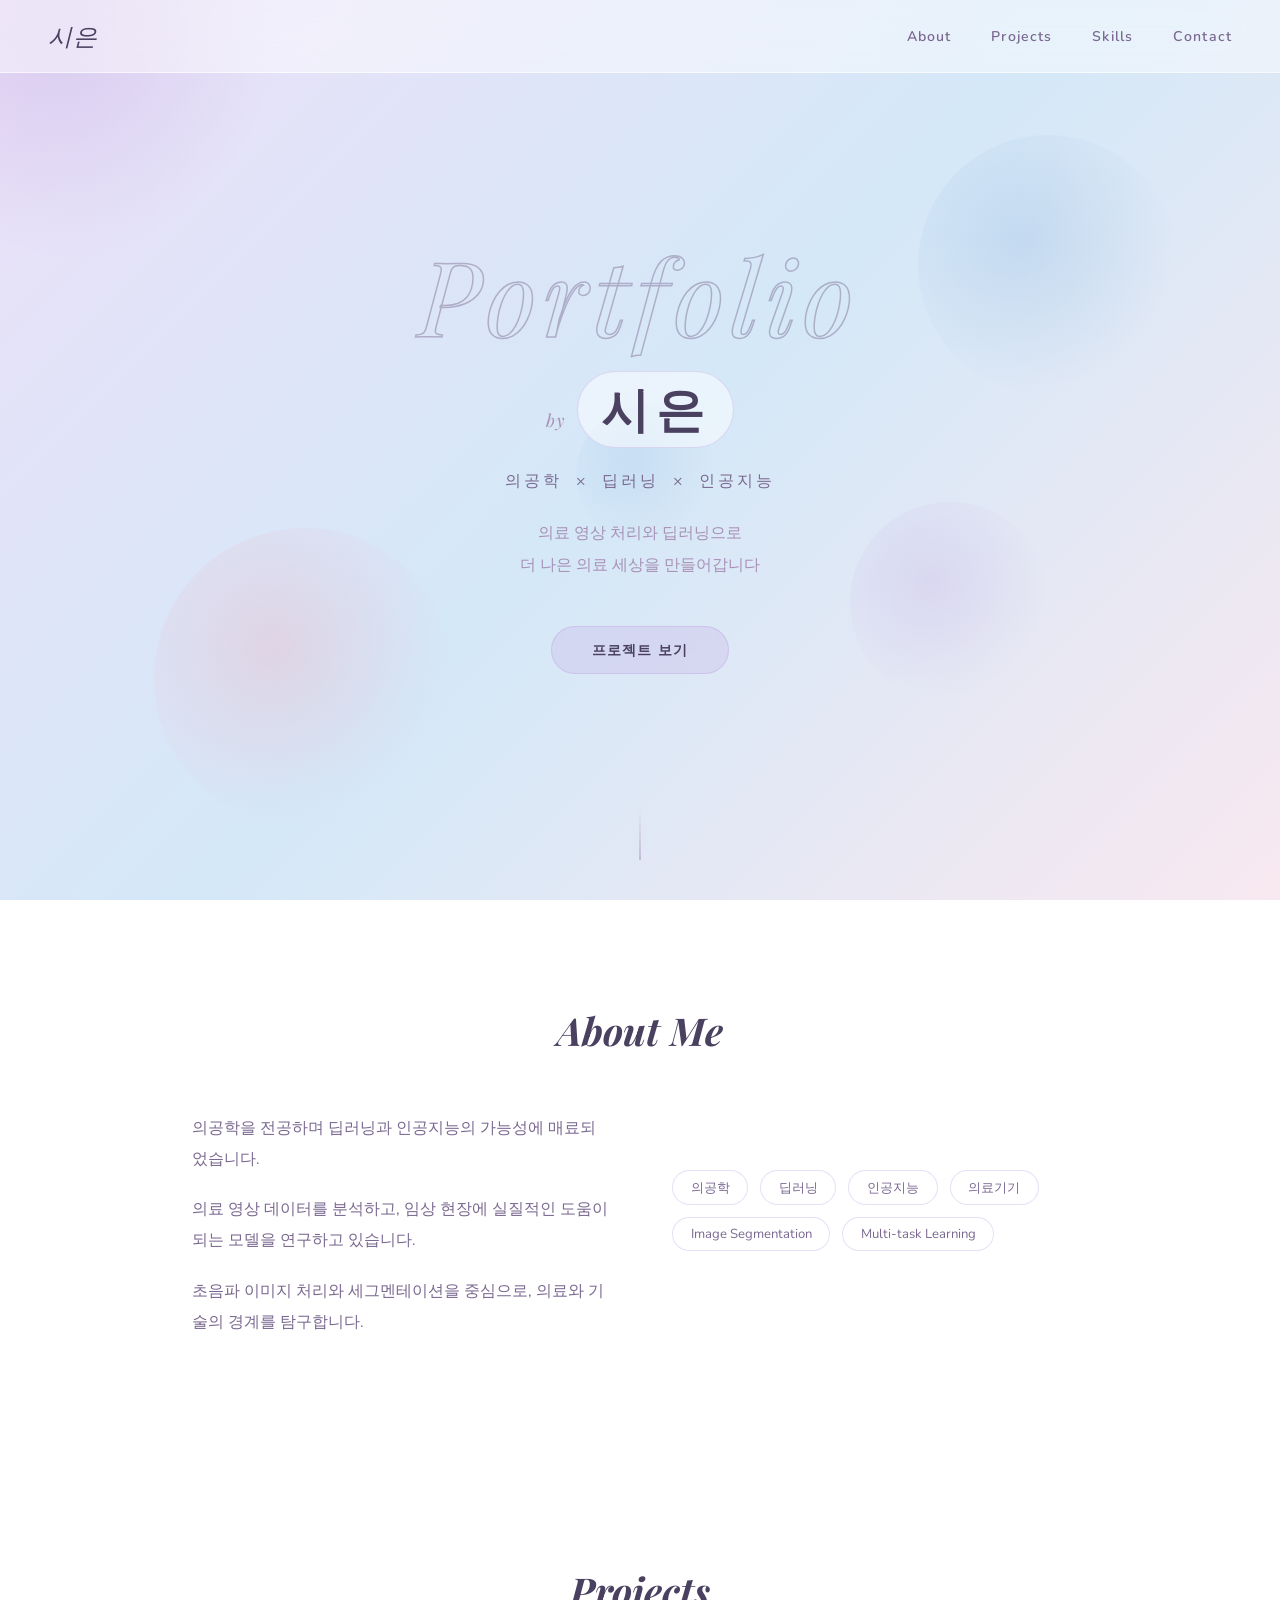
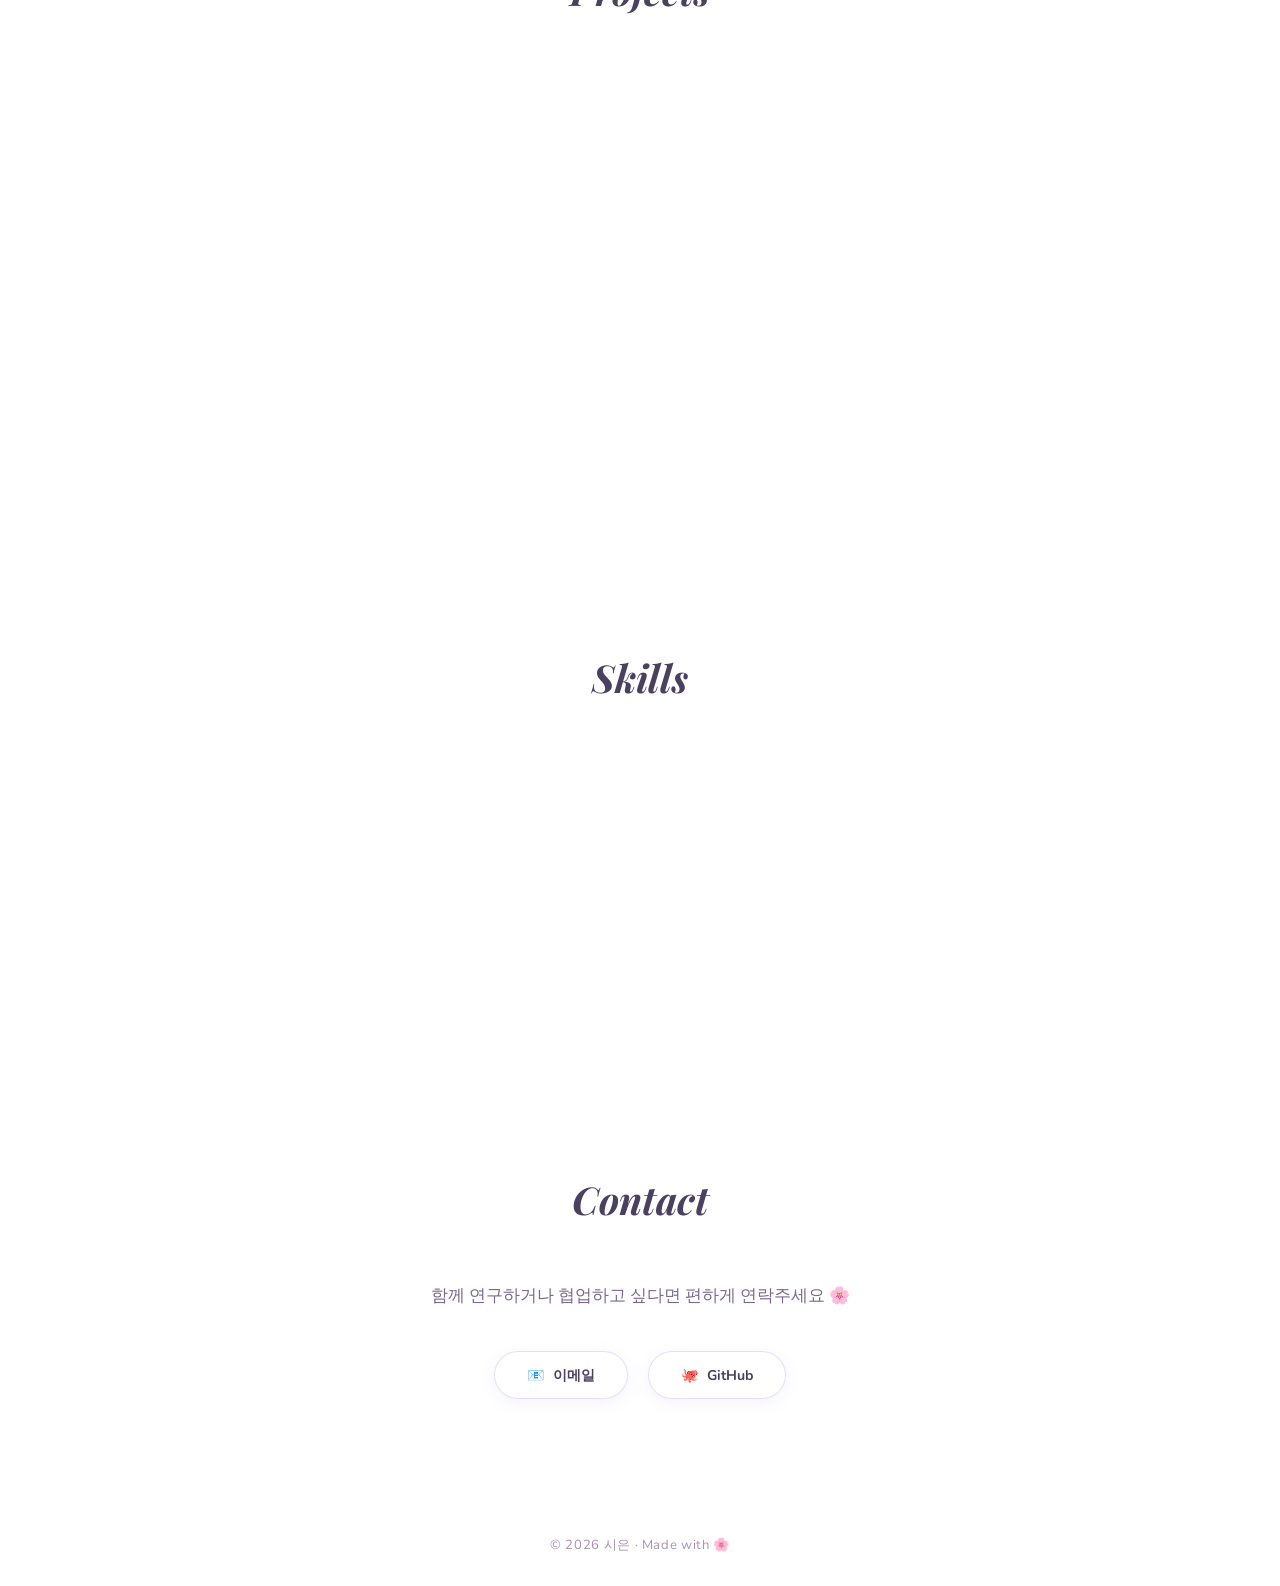
<file: index.html>
<!DOCTYPE html>
<html lang="ko">
<head>
    <meta charset="UTF-8">
    <meta name="viewport" content="width=device-width, initial-scale=1.0">
    <title>시은 | Biomedical AI Researcher</title>
    <link rel="preconnect" href="https://fonts.googleapis.com">
    <link rel="preconnect" href="https://fonts.gstatic.com" crossorigin>
    <link href="https://fonts.googleapis.com/css2?family=Playfair+Display:ital,wght@0,400;0,600;1,400&family=Nunito:wght@300;400;600;700&display=swap" rel="stylesheet">
    <link rel="stylesheet" href="style.css">
</head>
<body>

    <nav class="navbar">
        <div class="nav-logo">시은</div>
        <ul class="nav-links">
            <li><a href="#about">About</a></li>
            <li><a href="#projects">Projects</a></li>
            <li><a href="#skills">Skills</a></li>
            <li><a href="#contact">Contact</a></li>
        </ul>
    </nav>

    <section class="hero" id="home">
        <div class="floating-circles">
            <div class="circle c1"></div>
            <div class="circle c2"></div>
            <div class="circle c3"></div>
            <div class="circle c4"></div>
            <div class="circle c5"></div>
        </div>
        <div class="hero-content">
            <h1 class="hero-portfolio">Portfolio</h1>
            <div class="hero-name-block">
                <span class="hero-name-label">by</span>
                <span class="hero-name">시은</span>
            </div>
            <p class="hero-subtitle">의공학 &nbsp;×&nbsp; 딥러닝 &nbsp;×&nbsp; 인공지능</p>
            <p class="hero-desc">의료 영상 처리와 딥러닝으로<br>더 나은 의료 세상을 만들어갑니다</p>
            <a href="#projects" class="hero-btn">프로젝트 보기</a>
        </div>
        <div class="scroll-indicator">
            <div class="scroll-line"></div>
        </div>
    </section>

    <section class="about" id="about">
        <div class="container">
            <h2 class="section-title">About Me</h2>
            <div class="about-grid">
                <div class="about-text">
                    <p>의공학을 전공하며 딥러닝과 인공지능의 가능성에 매료되었습니다.</p>
                    <p>의료 영상 데이터를 분석하고, 임상 현장에 실질적인 도움이 되는 모델을 연구하고 있습니다.</p>
                    <p>초음파 이미지 처리와 세그멘테이션을 중심으로, 의료와 기술의 경계를 탐구합니다.</p>
                </div>
                <div class="about-tags">
                    <span class="tag">의공학</span>
                    <span class="tag">딥러닝</span>
                    <span class="tag">인공지능</span>
                    <span class="tag">의료기기</span>
                    <span class="tag">Image Segmentation</span>
                    <span class="tag">Multi-task Learning</span>
                    <span class="tag">Ultrasound Imaging</span>
                </div>
            </div>
        </div>
    </section>

    <section class="projects" id="projects">
        <div class="container">
            <h2 class="section-title">Projects</h2>
            <div class="projects-grid">
                <div class="project-card featured">
                    <div class="card-badge">졸업 프로젝트</div>
                    <div class="card-icon">🔬</div>
                    <h3>초음파 멀티태스크 모델</h3>
                    <p>초음파 영상에서 <strong>피부층 분할</strong>과 <strong>바늘 검출</strong>을 동시에 수행하는 멀티태스크 딥러닝 모델 개발</p>
                    <div class="card-tags">
                        <span>Multi-task Learning</span>
                        <span>Segmentation</span>
                        <span>Object Detection</span>
                        <span>Ultrasound</span>
                    </div>
                </div>
                <div class="project-card">
                    <div class="card-icon">🩻</div>
                    <h3>피부층 분할 모델</h3>
                    <p>피부 초음파 이미지를 분석해 <strong>피부층을 정밀하게 분할</strong>하는 딥러닝 모델 연구</p>
                    <div class="card-tags">
                        <span>Image Segmentation</span>
                        <span>Deep Learning</span>
                        <span>Medical Imaging</span>
                    </div>
                </div>
            </div>
        </div>
    </section>

    <section class="skills" id="skills">
        <div class="container">
            <h2 class="section-title">Skills</h2>
            <div class="skills-grid">
                <div class="skill-card">
                    <div class="skill-icon">🧠</div>
                    <h3>딥러닝</h3>
                    <p>의료 영상 처리를 위한 딥러닝 모델 설계 및 학습</p>
                </div>
                <div class="skill-card">
                    <div class="skill-icon">📡</div>
                    <h3>의료기기</h3>
                    <p>초음파 기기 등 의료기기에 대한 전문 지식</p>
                </div>
                <div class="skill-card">
                    <div class="skill-icon">🔍</div>
                    <h3>Image Segmentation</h3>
                    <p>의료 영상의 정밀한 세그멘테이션 모델 개발</p>
                </div>
                <div class="skill-card">
                    <div class="skill-icon">⚡</div>
                    <h3>Multi-task Learning</h3>
                    <p>복수 태스크를 동시에 학습하는 모델 아키텍처 설계</p>
                </div>
            </div>
        </div>
    </section>

    <section class="contact" id="contact">
        <div class="container">
            <h2 class="section-title">Contact</h2>
            <div class="contact-content">
                <p>함께 연구하거나 협업하고 싶다면 편하게 연락주세요 🌸</p>
                <div class="contact-links">
                    <a href="mailto:ekfhddl816@gmail.com" class="contact-btn">
                        <span>📧</span> 이메일
                    </a>
                    <a href="https://github.com" class="contact-btn" target="_blank">
                        <span>🐙</span> GitHub
                    </a>
                </div>
            </div>
        </div>
    </section>

    <footer>
        <p>© 2026 시은 · Made with 🌸</p>
    </footer>

    <script src="script.js"></script>
</body>
</html>
</file>
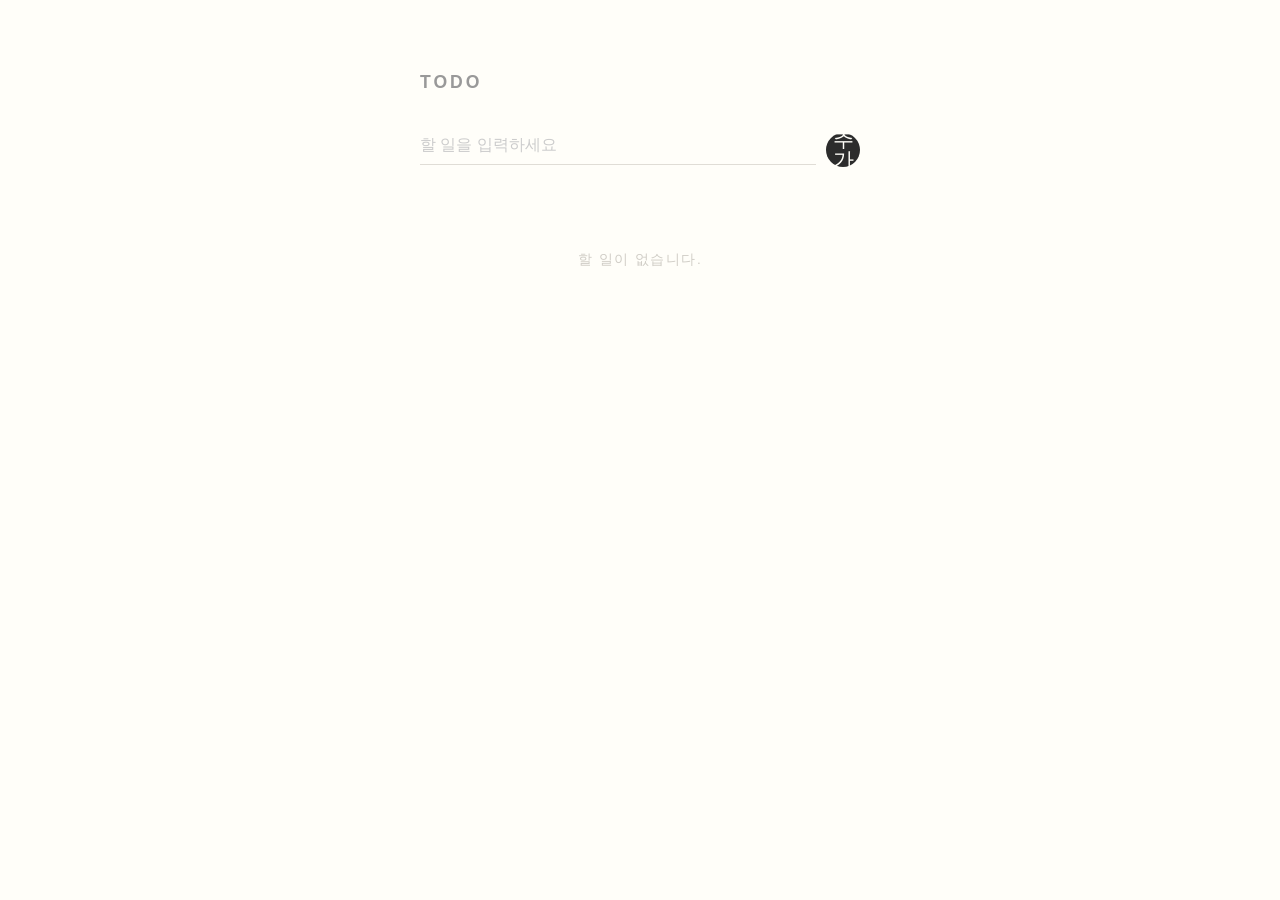
<file: todo-app/index.html>
<!DOCTYPE html>
<html lang="ko">
<head>
  <meta charset="UTF-8">
  <meta name="viewport" content="width=device-width, initial-scale=1.0">
  <title>TODO 앱</title>
  <link rel="stylesheet" href="styles.css">
</head>
<body>
  <div class="container">
    <h1>TODO</h1>

    <div class="input-row">
      <input type="text" id="todo-input" placeholder="할 일을 입력하세요" maxlength="100">
      <button id="add-btn">추가</button>
    </div>

    <ul id="todo-list"></ul>

    <p id="empty-msg">할 일이 없습니다.</p>
  </div>

  <script src="app.js"></script>
</body>
</html>
</file>
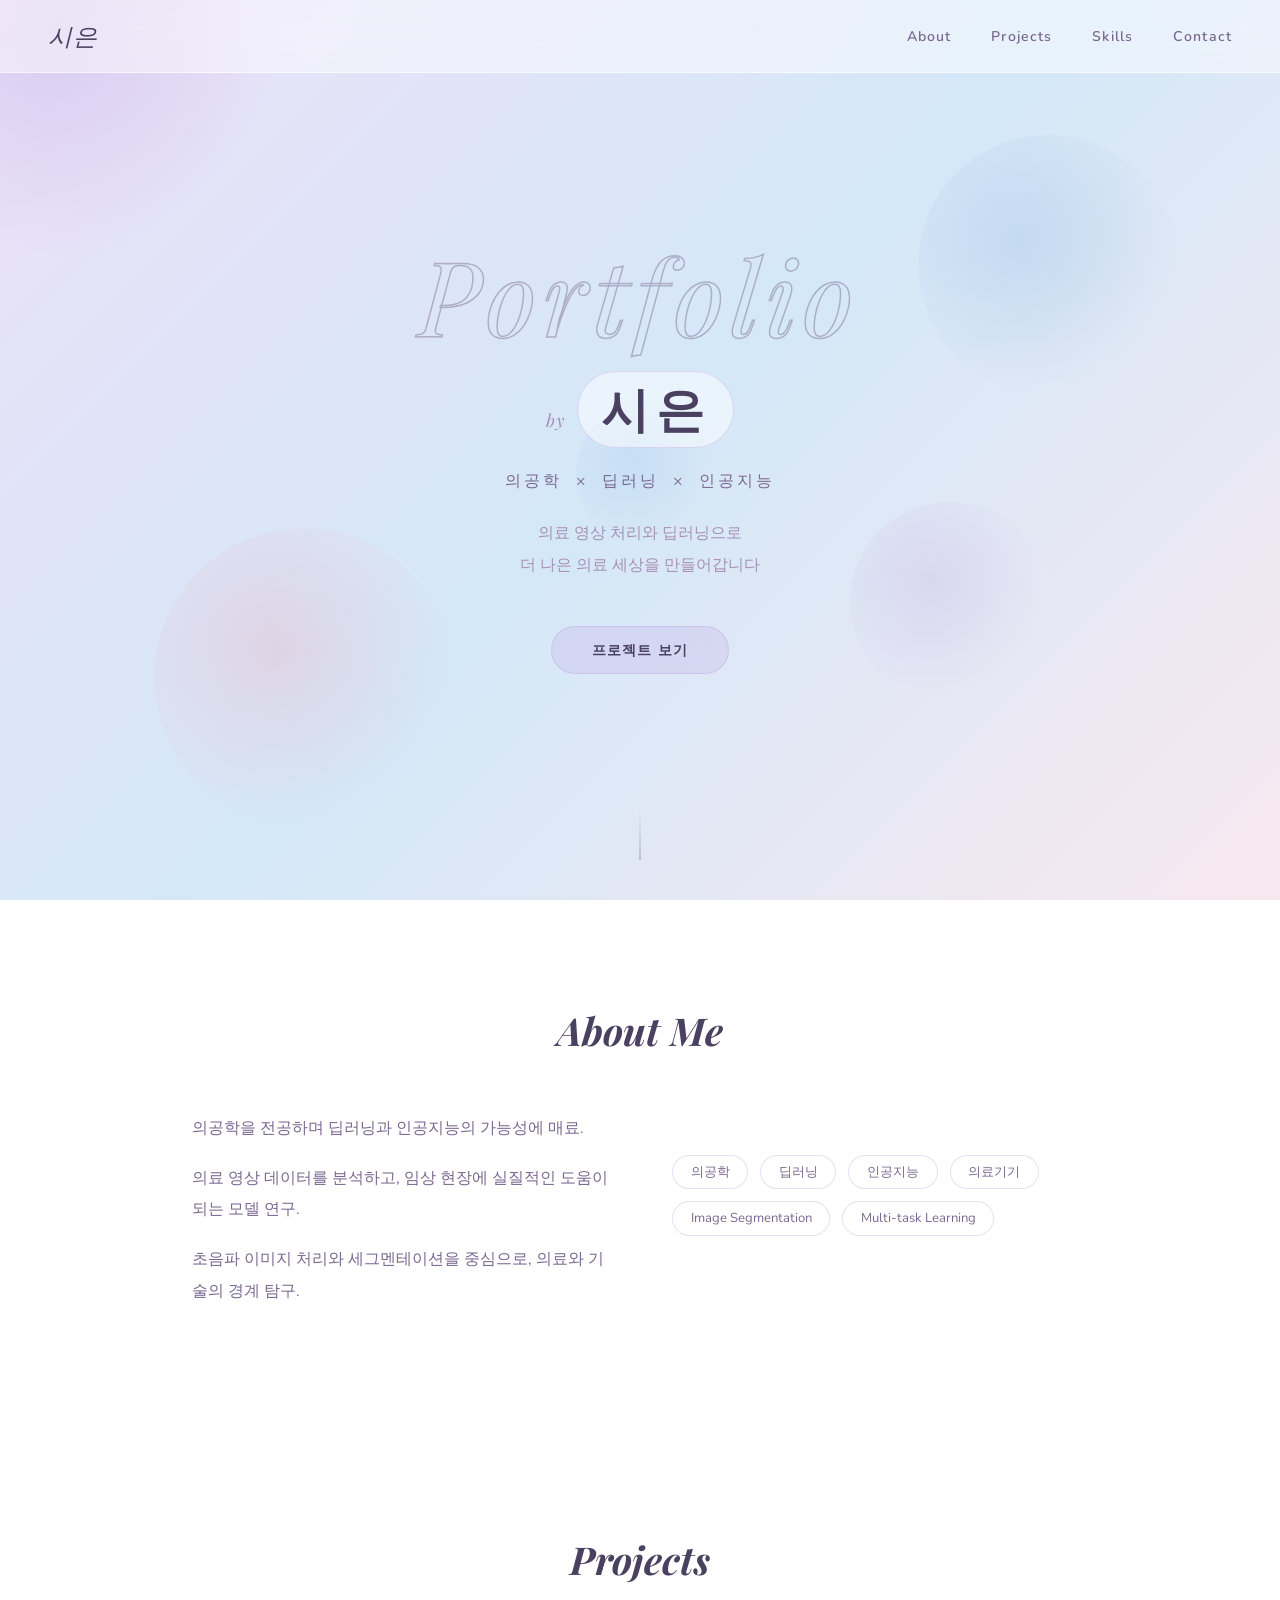
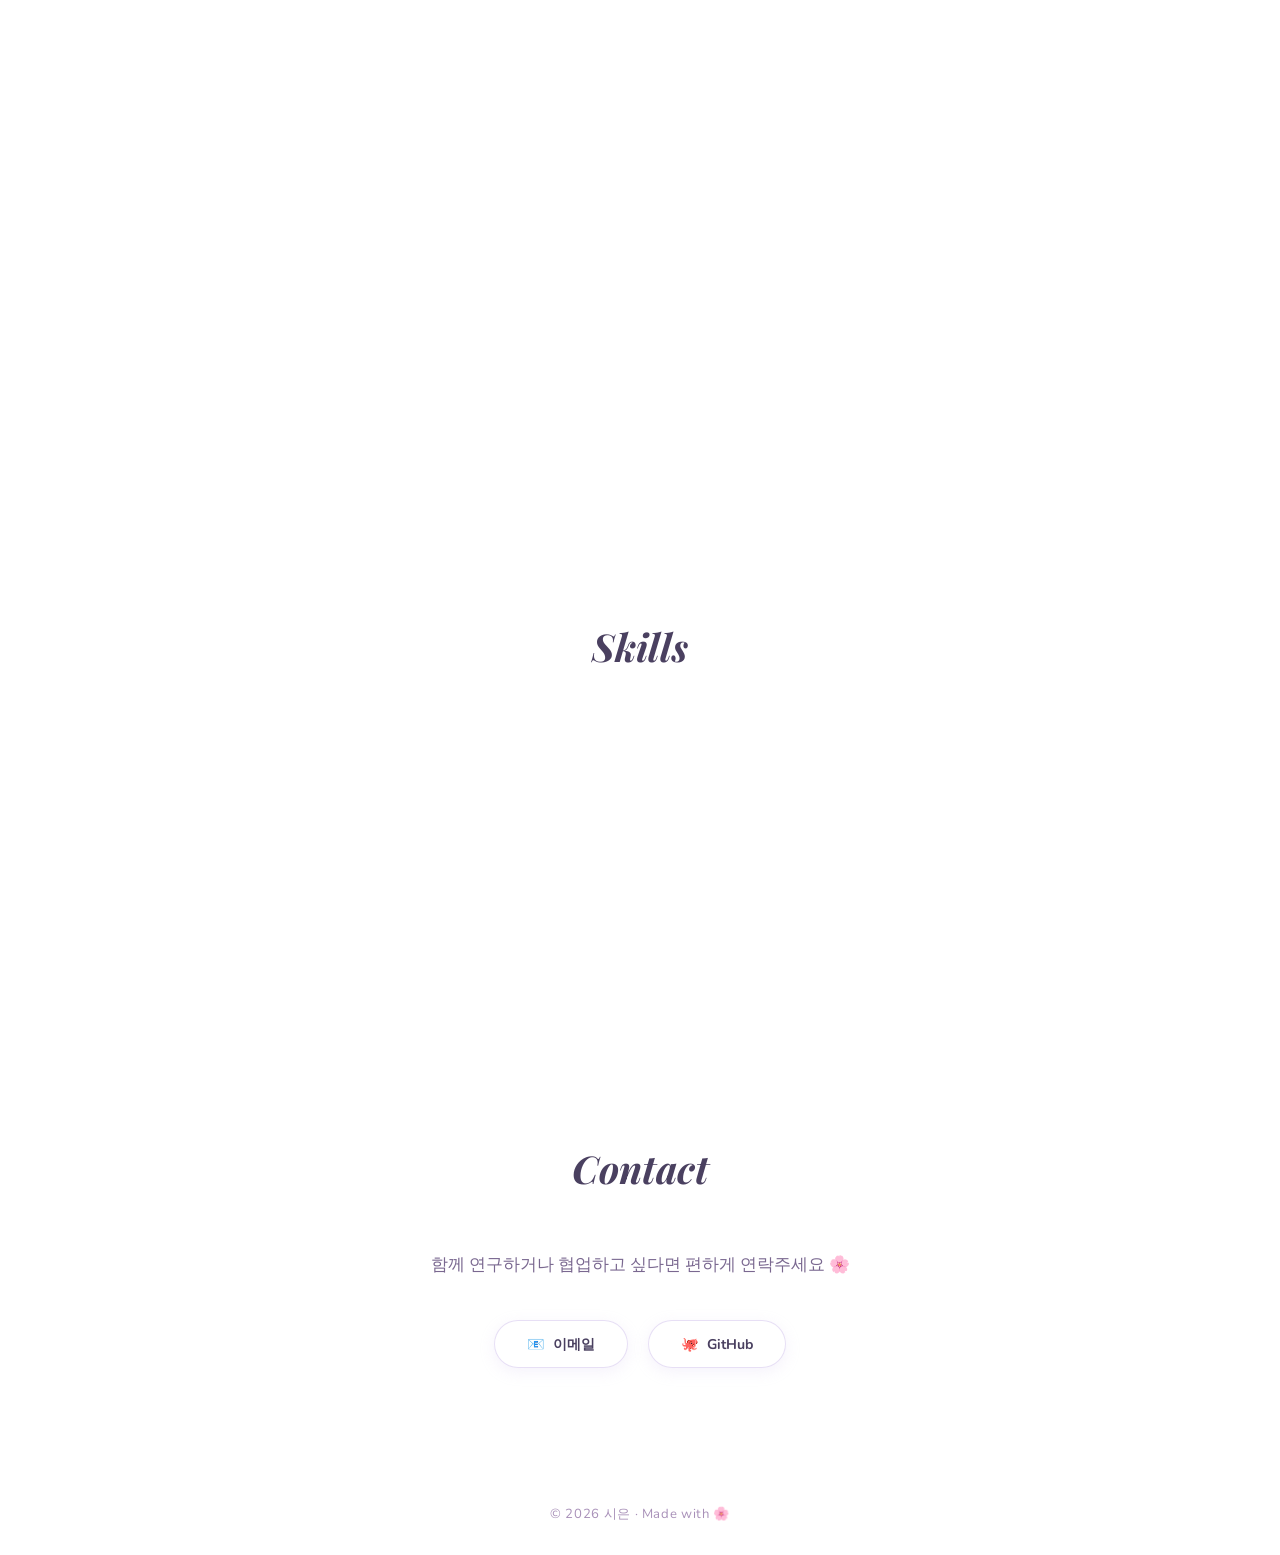
<file: mypj/portfolio/index.html>
<!DOCTYPE html>
<html lang="ko">
<head>
    <meta charset="UTF-8">
    <meta name="viewport" content="width=device-width, initial-scale=1.0">
    <title>시은 | Biomedical AI Researcher</title>
    <link rel="preconnect" href="https://fonts.googleapis.com">
    <link rel="preconnect" href="https://fonts.gstatic.com" crossorigin>
    <link href="https://fonts.googleapis.com/css2?family=Playfair+Display:ital,wght@0,400;0,600;1,400&family=Nunito:wght@300;400;600;700&display=swap" rel="stylesheet">
    <link rel="stylesheet" href="style.css">
</head>
<body>

    <nav class="navbar">
        <div class="nav-logo">시은</div>
        <ul class="nav-links">
            <li><a href="#about">About</a></li>
            <li><a href="#projects">Projects</a></li>
            <li><a href="#skills">Skills</a></li>
            <li><a href="#contact">Contact</a></li>
        </ul>
    </nav>

    <section class="hero" id="home">
        <div class="floating-circles">
            <div class="circle c1"></div>
            <div class="circle c2"></div>
            <div class="circle c3"></div>
            <div class="circle c4"></div>
            <div class="circle c5"></div>
        </div>
        <div class="hero-content">
            <h1 class="hero-portfolio">Portfolio</h1>
            <div class="hero-name-block">
                <span class="hero-name-label">by</span>
                <span class="hero-name">시은</span>
            </div>
            <p class="hero-subtitle">의공학 &nbsp;×&nbsp; 딥러닝 &nbsp;×&nbsp; 인공지능</p>
            <p class="hero-desc">의료 영상 처리와 딥러닝으로<br>더 나은 의료 세상을 만들어갑니다</p>
            <a href="#projects" class="hero-btn">프로젝트 보기</a>
        </div>
        <div class="scroll-indicator">
            <div class="scroll-line"></div>
        </div>
    </section>

    <section class="about" id="about">
        <div class="container">
            <h2 class="section-title">About Me</h2>
            <div class="about-grid">
                <div class="about-text">
                    <p>의공학을 전공하며 딥러닝과 인공지능의 가능성에 매료.</p>
                    <p>의료 영상 데이터를 분석하고, 임상 현장에 실질적인 도움이 되는 모델 연구.</p>
                    <p>초음파 이미지 처리와 세그멘테이션을 중심으로, 의료와 기술의 경계 탐구.</p>
                </div>
                <div class="about-tags">
                    <span class="tag">의공학</span>
                    <span class="tag">딥러닝</span>
                    <span class="tag">인공지능</span>
                    <span class="tag">의료기기</span>
                    <span class="tag">Image Segmentation</span>
                    <span class="tag">Multi-task Learning</span>
                    <span class="tag">Ultrasound Imaging</span>
                </div>
            </div>
        </div>
    </section>

    <section class="projects" id="projects">
        <div class="container">
            <h2 class="section-title">Projects</h2>
            <div class="projects-grid">
                <div class="project-card featured">
                    <div class="card-badge">졸업 프로젝트</div>
                    <div class="card-icon">🔬</div>
                    <h3>초음파 멀티태스크 모델</h3>
                    <p>초음파 영상에서 <strong>피부층 분할</strong>과 <strong>바늘 검출</strong>을 동시에 수행하는 멀티태스크 딥러닝 모델 개발</p>
                    <div class="card-tags">
                        <span>Multi-task Learning</span>
                        <span>Segmentation</span>
                        <span>Object Detection</span>
                        <span>Ultrasound</span>
                    </div>
                </div>
                <div class="project-card">
                    <div class="card-icon">🩻</div>
                    <h3>피부층 분할 모델</h3>
                    <p>피부 초음파 이미지를 분석해 <strong>피부층을 정밀하게 분할</strong>하는 딥러닝 모델 연구</p>
                    <div class="card-tags">
                        <span>Image Segmentation</span>
                        <span>Deep Learning</span>
                        <span>Medical Imaging</span>
                    </div>
                </div>
            </div>
        </div>
    </section>

    <section class="skills" id="skills">
        <div class="container">
            <h2 class="section-title">Skills</h2>
            <div class="skills-grid">
                <div class="skill-card">
                    <div class="skill-icon">🧠</div>
                    <h3>딥러닝</h3>
                    <p>의료 영상 처리를 위한 딥러닝 모델 설계 및 학습</p>
                </div>
                <div class="skill-card">
                    <div class="skill-icon">📡</div>
                    <h3>의료기기</h3>
                    <p>초음파 기기 등 의료기기에 대한 전문 지식</p>
                </div>
                <div class="skill-card">
                    <div class="skill-icon">🔍</div>
                    <h3>Image Segmentation</h3>
                    <p>의료 영상의 정밀한 세그멘테이션 모델 개발</p>
                </div>
                <div class="skill-card">
                    <div class="skill-icon">⚡</div>
                    <h3>Multi-task Learning</h3>
                    <p>복수 태스크를 동시에 학습하는 모델 아키텍처 설계</p>
                </div>
            </div>
        </div>
    </section>

    <section class="contact" id="contact">
        <div class="container">
            <h2 class="section-title">Contact</h2>
            <div class="contact-content">
                <p>함께 연구하거나 협업하고 싶다면 편하게 연락주세요 🌸</p>
                <div class="contact-links">
                    <a href="mailto:ekfhddl816@gmail.com" class="contact-btn">
                        <span>📧</span> 이메일
                    </a>
                    <a href="https://github.com" class="contact-btn" target="_blank">
                        <span>🐙</span> GitHub
                    </a>
                </div>
            </div>
        </div>
    </section>

    <footer>
        <p>© 2026 시은 · Made with 🌸</p>
    </footer>

    <script src="script.js"></script>
</body>
</html>
</file>
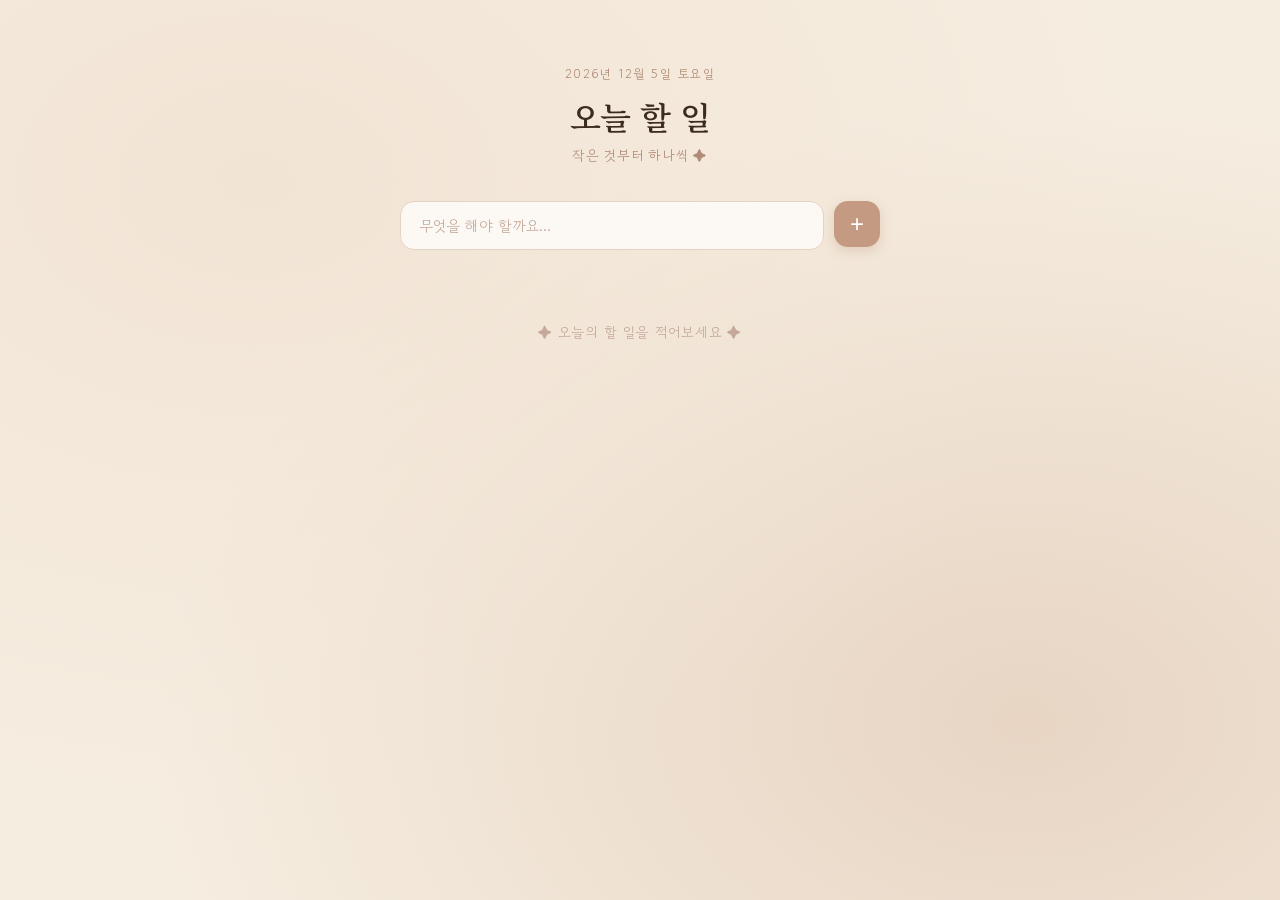
<file: todo-app/todo-app-auto/index.html>
<!DOCTYPE html>
<html lang="ko">
<head>
  <meta charset="UTF-8" />
  <meta name="viewport" content="width=device-width, initial-scale=1.0" />
  <title>오늘 할 일</title>
  <link rel="preconnect" href="https://fonts.googleapis.com" />
  <link rel="preconnect" href="https://fonts.gstatic.com" crossorigin />
  <link href="https://fonts.googleapis.com/css2?family=Gowun+Dodum&family=Noto+Serif+KR:wght@400;600&display=swap" rel="stylesheet" />
  <link rel="stylesheet" href="style.css" />
</head>
<body>
  <div class="container">
    <div class="header">
      <span class="date-label" id="date-label"></span>
      <h1>오늘 할 일</h1>
      <p class="subtitle">작은 것부터 하나씩 ✦</p>
    </div>

    <div class="input-row">
      <input
        type="text"
        id="todo-input"
        placeholder="무엇을 해야 할까요..."
        maxlength="100"
        autocomplete="off"
      />
      <button id="add-btn">+</button>
    </div>

    <ul id="todo-list"></ul>

    <p id="empty-msg" class="empty">✦ 오늘의 할 일을 적어보세요 ✦</p>
  </div>

  <script src="app.js"></script>
</body>
</html>
</file>
<file: style.css>
* {
    margin: 0;
    padding: 0;
    box-sizing: border-box;
}

:root {
    --lavender: #C9B8E8;
    --sky: #A8C8E8;
    --rose: #E8B8C8;
    --text-dark: #4A4060;
    --text-mid: #7A6890;
    --text-light: #A890B8;
}

html {
    scroll-behavior: smooth;
}

body {
    font-family: 'Nunito', sans-serif;
    color: var(--text-dark);
    background: linear-gradient(135deg, #EDE0F8 0%, #D4E8F8 50%, #F8E8F0 100%);
    background-attachment: fixed;
    min-height: 100vh;
    overflow-x: hidden;
}

/* ── Navbar ── */
.navbar {
    position: fixed;
    top: 0;
    left: 0;
    right: 0;
    z-index: 100;
    display: flex;
    justify-content: space-between;
    align-items: center;
    padding: 1.2rem 3rem;
    background: rgba(255, 255, 255, 0.45);
    backdrop-filter: blur(20px);
    -webkit-backdrop-filter: blur(20px);
    border-bottom: 1px solid rgba(255, 255, 255, 0.6);
    transition: background 0.3s ease;
}

.nav-logo {
    font-family: 'Playfair Display', serif;
    font-size: 1.5rem;
    color: var(--text-dark);
    font-style: italic;
    letter-spacing: 0.05em;
}

.nav-links {
    list-style: none;
    display: flex;
    gap: 2.5rem;
}

.nav-links a {
    text-decoration: none;
    color: var(--text-mid);
    font-weight: 600;
    font-size: 0.88rem;
    letter-spacing: 0.08em;
    transition: color 0.3s ease;
}

.nav-links a:hover {
    color: var(--text-dark);
}

/* ── Hero ── */
.hero {
    min-height: 100vh;
    display: flex;
    flex-direction: column;
    justify-content: center;
    align-items: center;
    text-align: center;
    position: relative;
    overflow: hidden;
    padding: 6rem 2rem 5rem;
}

.floating-circles {
    position: absolute;
    inset: 0;
    pointer-events: none;
}

.circle {
    position: absolute;
    border-radius: 50%;
    animation: float 10s ease-in-out infinite;
}

.c1 {
    width: 380px; height: 380px;
    background: radial-gradient(circle at 40% 40%, rgba(201,184,232,0.5), transparent 70%);
    top: -120px; left: -100px;
    animation-delay: 0s; animation-duration: 12s;
}
.c2 {
    width: 260px; height: 260px;
    background: radial-gradient(circle at 40% 40%, rgba(168,200,232,0.45), transparent 70%);
    top: 15%; right: 8%;
    animation-delay: 2s; animation-duration: 9s;
}
.c3 {
    width: 300px; height: 300px;
    background: radial-gradient(circle at 40% 40%, rgba(232,184,200,0.4), transparent 70%);
    bottom: 8%; left: 12%;
    animation-delay: 4s; animation-duration: 11s;
}
.c4 {
    width: 200px; height: 200px;
    background: radial-gradient(circle at 40% 40%, rgba(201,184,232,0.35), transparent 70%);
    bottom: 22%; right: 18%;
    animation-delay: 1s; animation-duration: 8s;
}
.c5 {
    width: 140px; height: 140px;
    background: radial-gradient(circle at 40% 40%, rgba(168,200,232,0.3), transparent 70%);
    top: 45%; left: 45%;
    animation-delay: 3s; animation-duration: 13s;
}

@keyframes float {
    0%, 100% { transform: translate(0, 0) scale(1); }
    33%       { transform: translate(-15px, -25px) scale(1.05); }
    66%       { transform: translate(10px, 12px) scale(0.96); }
}

.hero-content {
    position: relative;
    z-index: 1;
}

.hero-portfolio {
    font-family: 'Playfair Display', serif;
    font-size: 6.5rem;
    font-style: italic;
    font-weight: 400;
    color: transparent;
    -webkit-text-stroke: 1.5px rgba(122, 104, 144, 0.45);
    letter-spacing: 0.06em;
    line-height: 1;
    margin-bottom: 1.6rem;
    animation: fadeUp 0.9s ease both;
}

.hero-name-block {
    display: flex;
    align-items: baseline;
    justify-content: center;
    gap: 0.7rem;
    margin-bottom: 1.4rem;
    animation: fadeUp 0.9s ease 0.15s both;
}

.hero-name-label {
    font-family: 'Playfair Display', serif;
    font-style: italic;
    font-size: 1.1rem;
    color: var(--text-light);
    letter-spacing: 0.1em;
}

.hero-name {
    font-family: 'Playfair Display', serif;
    font-size: 3rem;
    font-weight: 600;
    color: var(--text-dark);
    letter-spacing: 0.15em;
    padding: 0.2rem 1.4rem;
    background: rgba(255, 255, 255, 0.5);
    border: 1px solid rgba(201, 184, 232, 0.5);
    border-radius: 50px;
    backdrop-filter: blur(8px);
}

.hero-subtitle {
    font-size: 1rem;
    color: var(--text-mid);
    letter-spacing: 0.18em;
    margin-bottom: 1.6rem;
    animation: fadeUp 0.9s ease 0.3s both;
}

.hero-desc {
    font-size: 1rem;
    color: var(--text-light);
    line-height: 2;
    margin-bottom: 2.8rem;
    animation: fadeUp 0.9s ease 0.45s both;
}


.hero-btn {
    display: inline-block;
    padding: 0.85rem 2.5rem;
    background: rgba(201, 184, 232, 0.35);
    border: 1px solid rgba(201, 184, 232, 0.7);
    border-radius: 50px;
    text-decoration: none;
    color: var(--text-dark);
    font-family: 'Nunito', sans-serif;
    font-weight: 700;
    font-size: 0.88rem;
    letter-spacing: 0.08em;
    backdrop-filter: blur(10px);
    transition: all 0.35s ease;
    animation: fadeUp 0.9s ease 0.6s both;
}

.hero-btn:hover {
    background: rgba(201, 184, 232, 0.6);
    transform: translateY(-3px);
    box-shadow: 0 10px 35px rgba(201, 184, 232, 0.5);
}

.scroll-indicator {
    position: absolute;
    bottom: 2.5rem;
    left: 50%;
    transform: translateX(-50%);
}

.scroll-line {
    width: 1px;
    height: 50px;
    background: linear-gradient(to bottom, transparent, var(--text-light));
    margin: 0 auto;
    animation: scrollPulse 2.2s ease infinite;
}

@keyframes scrollPulse {
    0%   { opacity: 0; transform: scaleY(0); transform-origin: top; }
    50%  { opacity: 1; transform: scaleY(1); transform-origin: top; }
    100% { opacity: 0; transform: scaleY(1); transform-origin: bottom; }
}

@keyframes fadeUp {
    from { opacity: 0; transform: translateY(35px); }
    to   { opacity: 1; transform: translateY(0); }
}

/* ── Shared ── */
.container {
    max-width: 960px;
    margin: 0 auto;
    padding: 0 2rem;
}

section {
    padding: 6.5rem 0;
}

.section-title {
    font-family: 'Playfair Display', serif;
    font-size: 2.4rem;
    color: var(--text-dark);
    text-align: center;
    margin-bottom: 3.5rem;
    font-style: italic;
}

/* ── About ── */
.about {
    background: rgba(255, 255, 255, 0.25);
    backdrop-filter: blur(8px);
}

.about-grid {
    display: grid;
    grid-template-columns: 1fr 1fr;
    gap: 4rem;
    align-items: center;
}

.about-text p {
    color: var(--text-mid);
    line-height: 2;
    margin-bottom: 1.2rem;
    font-size: 0.97rem;
}

.about-tags {
    display: flex;
    flex-wrap: wrap;
    gap: 0.75rem;
}

.tag {
    padding: 0.45rem 1.1rem;
    background: rgba(255, 255, 255, 0.55);
    border: 1px solid rgba(201, 184, 232, 0.45);
    border-radius: 50px;
    font-size: 0.82rem;
    color: var(--text-mid);
    backdrop-filter: blur(5px);
    transition: all 0.3s ease;
    cursor: default;
}

.tag:hover {
    background: rgba(201, 184, 232, 0.25);
    transform: translateY(-2px);
}

/* ── Projects ── */
.projects-grid {
    display: grid;
    grid-template-columns: 3fr 2fr;
    gap: 1.5rem;
}

.project-card {
    background: rgba(255, 255, 255, 0.5);
    backdrop-filter: blur(20px);
    -webkit-backdrop-filter: blur(20px);
    border: 1px solid rgba(255, 255, 255, 0.75);
    border-radius: 24px;
    padding: 2.5rem;
    position: relative;
    transition: transform 0.35s ease, box-shadow 0.35s ease;
    box-shadow: 0 4px 24px rgba(201, 184, 232, 0.18);
}

.project-card:hover {
    transform: translateY(-7px);
    box-shadow: 0 16px 45px rgba(201, 184, 232, 0.38);
}

.project-card.featured {
    border-color: rgba(201, 184, 232, 0.45);
}

.card-badge {
    display: inline-block;
    padding: 0.28rem 0.85rem;
    background: rgba(201, 184, 232, 0.35);
    border-radius: 50px;
    font-size: 0.73rem;
    color: var(--text-mid);
    margin-bottom: 1.2rem;
    font-weight: 700;
    letter-spacing: 0.06em;
}

.card-icon {
    font-size: 2.2rem;
    margin-bottom: 1rem;
}

.project-card h3 {
    font-family: 'Playfair Display', serif;
    font-size: 1.25rem;
    color: var(--text-dark);
    margin-bottom: 0.8rem;
}

.project-card p {
    color: var(--text-mid);
    line-height: 1.8;
    font-size: 0.9rem;
    margin-bottom: 1.6rem;
}

.project-card p strong {
    color: var(--text-dark);
    font-weight: 700;
}

.card-tags {
    display: flex;
    flex-wrap: wrap;
    gap: 0.5rem;
}

.card-tags span {
    padding: 0.28rem 0.75rem;
    background: rgba(168, 200, 232, 0.2);
    border: 1px solid rgba(168, 200, 232, 0.38);
    border-radius: 50px;
    font-size: 0.73rem;
    color: var(--text-mid);
}

/* ── Skills ── */
.skills {
    background: rgba(255, 255, 255, 0.18);
}

.skills-grid {
    display: grid;
    grid-template-columns: repeat(4, 1fr);
    gap: 1.4rem;
}

.skill-card {
    background: rgba(255, 255, 255, 0.5);
    backdrop-filter: blur(15px);
    -webkit-backdrop-filter: blur(15px);
    border: 1px solid rgba(255, 255, 255, 0.75);
    border-radius: 20px;
    padding: 2rem 1.4rem;
    text-align: center;
    transition: transform 0.35s ease, box-shadow 0.35s ease;
    box-shadow: 0 4px 18px rgba(201, 184, 232, 0.14);
}

.skill-card:hover {
    transform: translateY(-5px);
    box-shadow: 0 12px 35px rgba(201, 184, 232, 0.3);
}

.skill-icon {
    font-size: 2.4rem;
    margin-bottom: 1rem;
}

.skill-card h3 {
    font-size: 0.95rem;
    color: var(--text-dark);
    margin-bottom: 0.55rem;
    font-weight: 700;
}

.skill-card p {
    font-size: 0.78rem;
    color: var(--text-light);
    line-height: 1.65;
}

/* ── Contact ── */
.contact-content {
    text-align: center;
}

.contact-content > p {
    color: var(--text-mid);
    font-size: 1.05rem;
    margin-bottom: 2.5rem;
    line-height: 1.8;
}

.contact-links {
    display: flex;
    justify-content: center;
    gap: 1.2rem;
    flex-wrap: wrap;
}

.contact-btn {
    display: inline-flex;
    align-items: center;
    gap: 0.55rem;
    padding: 0.85rem 2rem;
    background: rgba(255, 255, 255, 0.5);
    border: 1px solid rgba(201, 184, 232, 0.45);
    border-radius: 50px;
    text-decoration: none;
    color: var(--text-dark);
    font-family: 'Nunito', sans-serif;
    font-weight: 700;
    font-size: 0.88rem;
    backdrop-filter: blur(10px);
    transition: all 0.35s ease;
    box-shadow: 0 4px 15px rgba(201, 184, 232, 0.18);
}

.contact-btn:hover {
    background: rgba(201, 184, 232, 0.3);
    transform: translateY(-3px);
    box-shadow: 0 10px 28px rgba(201, 184, 232, 0.4);
}

/* ── Footer ── */
footer {
    text-align: center;
    padding: 2rem;
    color: var(--text-light);
    font-size: 0.82rem;
    background: rgba(255, 255, 255, 0.2);
    border-top: 1px solid rgba(255, 255, 255, 0.5);
    letter-spacing: 0.05em;
}

/* ── Scroll fade-in ── */
.fade-in {
    opacity: 0;
    transform: translateY(28px);
    transition: opacity 0.7s ease, transform 0.7s ease;
}

.fade-in.visible {
    opacity: 1;
    transform: translateY(0);
}

/* ── Responsive ── */
@media (max-width: 768px) {
    .navbar { padding: 1rem 1.5rem; }
    .nav-links { gap: 1.5rem; }
    .hero-name { font-size: 3.8rem; }
    .about-grid { grid-template-columns: 1fr; gap: 2.5rem; }
    .projects-grid { grid-template-columns: 1fr; }
    .skills-grid { grid-template-columns: repeat(2, 1fr); }
}

@media (max-width: 480px) {
    .hero-name { font-size: 2.8rem; }
    .section-title { font-size: 1.9rem; }
    .skills-grid { grid-template-columns: 1fr 1fr; }
}
</file>
<file: todo-app/styles.css>
*, *::before, *::after {
  box-sizing: border-box;
  margin: 0;
  padding: 0;
}

body {
  font-family: -apple-system, BlinkMacSystemFont, 'Helvetica Neue', Arial, sans-serif;
  background: #fffef9;
  min-height: 100vh;
  display: flex;
  justify-content: center;
  padding: 72px 20px;
}

.container {
  width: 100%;
  max-width: 440px;
  height: fit-content;
}

h1 {
  font-size: 1.1rem;
  font-weight: 600;
  color: #999;
  letter-spacing: 3px;
  text-transform: uppercase;
  margin-bottom: 40px;
}

.input-row {
  display: flex;
  align-items: center;
  gap: 10px;
  margin-bottom: 36px;
}

#todo-input {
  flex: 1;
  padding: 0 0 10px 0;
  border: none;
  border-bottom: 1.5px solid #e0ddd6;
  background: transparent;
  font-family: inherit;
  font-size: 1rem;
  color: #2c2c2c;
  outline: none;
  transition: border-color 0.2s;
}

#todo-input:focus {
  border-bottom-color: #c17a5b;
}

#todo-input::placeholder {
  color: #ccc;
}

#add-btn {
  width: 34px;
  height: 34px;
  background: #2c2c2c;
  color: #fffef9;
  border: none;
  border-radius: 50%;
  font-size: 1.3rem;
  line-height: 1;
  cursor: pointer;
  flex-shrink: 0;
  display: flex;
  align-items: center;
  justify-content: center;
  transition: background 0.2s, transform 0.15s;
}

#add-btn:hover {
  background: #c17a5b;
  transform: scale(1.08);
}

#todo-list {
  list-style: none;
  display: flex;
  flex-direction: column;
}

.todo-item {
  display: flex;
  align-items: center;
  gap: 14px;
  padding: 14px 0;
  border-bottom: 1px solid #f0ede6;
  transition: opacity 0.2s;
}

.todo-item.done {
  opacity: 0.5;
}

.todo-checkbox {
  appearance: none;
  -webkit-appearance: none;
  width: 20px;
  height: 20px;
  border: 1.5px solid #d0cdc6;
  border-radius: 50%;
  background: transparent;
  cursor: pointer;
  flex-shrink: 0;
  position: relative;
  transition: border-color 0.2s, background 0.2s;
}

.todo-checkbox:hover {
  border-color: #c17a5b;
}

.todo-checkbox:checked {
  background: #c17a5b;
  border-color: #c17a5b;
}

.todo-checkbox:checked::after {
  content: '';
  position: absolute;
  left: 5px;
  top: 2px;
  width: 5px;
  height: 9px;
  border: 1.5px solid #fff;
  border-top: none;
  border-left: none;
  transform: rotate(45deg);
}

.todo-text {
  flex: 1;
  font-size: 0.97rem;
  color: #2c2c2c;
  line-height: 1.5;
  word-break: break-word;
}

.todo-item.done .todo-text {
  text-decoration: line-through;
  color: #bbb;
}

.delete-btn {
  background: none;
  border: none;
  cursor: pointer;
  color: #d0cdc6;
  font-size: 1rem;
  padding: 4px;
  display: flex;
  align-items: center;
  flex-shrink: 0;
  transition: color 0.2s;
  opacity: 0;
}

.todo-item:hover .delete-btn {
  opacity: 1;
}

.delete-btn:hover {
  color: #c17a5b;
}

#empty-msg {
  text-align: center;
  color: #d0cdc6;
  font-size: 0.85rem;
  letter-spacing: 1.5px;
  text-transform: uppercase;
  margin-top: 48px;
  display: none;
}

#empty-msg.visible {
  display: block;
}
</file>
<file: mypj/portfolio/style.css>
* {
    margin: 0;
    padding: 0;
    box-sizing: border-box;
}

:root {
    --lavender: #C9B8E8;
    --sky: #A8C8E8;
    --rose: #E8B8C8;
    --text-dark: #4A4060;
    --text-mid: #7A6890;
    --text-light: #A890B8;
}

html {
    scroll-behavior: smooth;
}

body {
    font-family: 'Nunito', sans-serif;
    color: var(--text-dark);
    background: linear-gradient(135deg, #EDE0F8 0%, #D4E8F8 50%, #F8E8F0 100%);
    background-attachment: fixed;
    min-height: 100vh;
    overflow-x: hidden;
}

/* ── Navbar ── */
.navbar {
    position: fixed;
    top: 0;
    left: 0;
    right: 0;
    z-index: 100;
    display: flex;
    justify-content: space-between;
    align-items: center;
    padding: 1.2rem 3rem;
    background: rgba(255, 255, 255, 0.45);
    backdrop-filter: blur(20px);
    -webkit-backdrop-filter: blur(20px);
    border-bottom: 1px solid rgba(255, 255, 255, 0.6);
    transition: background 0.3s ease;
}

.nav-logo {
    font-family: 'Playfair Display', serif;
    font-size: 1.5rem;
    color: var(--text-dark);
    font-style: italic;
    letter-spacing: 0.05em;
}

.nav-links {
    list-style: none;
    display: flex;
    gap: 2.5rem;
}

.nav-links a {
    text-decoration: none;
    color: var(--text-mid);
    font-weight: 600;
    font-size: 0.88rem;
    letter-spacing: 0.08em;
    transition: color 0.3s ease;
}

.nav-links a:hover {
    color: var(--text-dark);
}

/* ── Hero ── */
.hero {
    min-height: 100vh;
    display: flex;
    flex-direction: column;
    justify-content: center;
    align-items: center;
    text-align: center;
    position: relative;
    overflow: hidden;
    padding: 6rem 2rem 5rem;
}

.floating-circles {
    position: absolute;
    inset: 0;
    pointer-events: none;
}

.circle {
    position: absolute;
    border-radius: 50%;
    animation: float 10s ease-in-out infinite;
}

.c1 {
    width: 380px; height: 380px;
    background: radial-gradient(circle at 40% 40%, rgba(201,184,232,0.5), transparent 70%);
    top: -120px; left: -100px;
    animation-delay: 0s; animation-duration: 12s;
}
.c2 {
    width: 260px; height: 260px;
    background: radial-gradient(circle at 40% 40%, rgba(168,200,232,0.45), transparent 70%);
    top: 15%; right: 8%;
    animation-delay: 2s; animation-duration: 9s;
}
.c3 {
    width: 300px; height: 300px;
    background: radial-gradient(circle at 40% 40%, rgba(232,184,200,0.4), transparent 70%);
    bottom: 8%; left: 12%;
    animation-delay: 4s; animation-duration: 11s;
}
.c4 {
    width: 200px; height: 200px;
    background: radial-gradient(circle at 40% 40%, rgba(201,184,232,0.35), transparent 70%);
    bottom: 22%; right: 18%;
    animation-delay: 1s; animation-duration: 8s;
}
.c5 {
    width: 140px; height: 140px;
    background: radial-gradient(circle at 40% 40%, rgba(168,200,232,0.3), transparent 70%);
    top: 45%; left: 45%;
    animation-delay: 3s; animation-duration: 13s;
}

@keyframes float {
    0%, 100% { transform: translate(0, 0) scale(1); }
    33%       { transform: translate(-15px, -25px) scale(1.05); }
    66%       { transform: translate(10px, 12px) scale(0.96); }
}

.hero-content {
    position: relative;
    z-index: 1;
}

.hero-portfolio {
    font-family: 'Playfair Display', serif;
    font-size: 6.5rem;
    font-style: italic;
    font-weight: 400;
    color: transparent;
    -webkit-text-stroke: 1.5px rgba(122, 104, 144, 0.45);
    letter-spacing: 0.06em;
    line-height: 1;
    margin-bottom: 1.6rem;
    animation: fadeUp 0.9s ease both;
}

.hero-name-block {
    display: flex;
    align-items: baseline;
    justify-content: center;
    gap: 0.7rem;
    margin-bottom: 1.4rem;
    animation: fadeUp 0.9s ease 0.15s both;
}

.hero-name-label {
    font-family: 'Playfair Display', serif;
    font-style: italic;
    font-size: 1.1rem;
    color: var(--text-light);
    letter-spacing: 0.1em;
}

.hero-name {
    font-family: 'Playfair Display', serif;
    font-size: 3rem;
    font-weight: 600;
    color: var(--text-dark);
    letter-spacing: 0.15em;
    padding: 0.2rem 1.4rem;
    background: rgba(255, 255, 255, 0.5);
    border: 1px solid rgba(201, 184, 232, 0.5);
    border-radius: 50px;
    backdrop-filter: blur(8px);
}

.hero-subtitle {
    font-size: 1rem;
    color: var(--text-mid);
    letter-spacing: 0.18em;
    margin-bottom: 1.6rem;
    animation: fadeUp 0.9s ease 0.3s both;
}

.hero-desc {
    font-size: 1rem;
    color: var(--text-light);
    line-height: 2;
    margin-bottom: 2.8rem;
    animation: fadeUp 0.9s ease 0.45s both;
}


.hero-btn {
    display: inline-block;
    padding: 0.85rem 2.5rem;
    background: rgba(201, 184, 232, 0.35);
    border: 1px solid rgba(201, 184, 232, 0.7);
    border-radius: 50px;
    text-decoration: none;
    color: var(--text-dark);
    font-family: 'Nunito', sans-serif;
    font-weight: 700;
    font-size: 0.88rem;
    letter-spacing: 0.08em;
    backdrop-filter: blur(10px);
    transition: all 0.35s ease;
    animation: fadeUp 0.9s ease 0.6s both;
}

.hero-btn:hover {
    background: rgba(201, 184, 232, 0.6);
    transform: translateY(-3px);
    box-shadow: 0 10px 35px rgba(201, 184, 232, 0.5);
}

.scroll-indicator {
    position: absolute;
    bottom: 2.5rem;
    left: 50%;
    transform: translateX(-50%);
}

.scroll-line {
    width: 1px;
    height: 50px;
    background: linear-gradient(to bottom, transparent, var(--text-light));
    margin: 0 auto;
    animation: scrollPulse 2.2s ease infinite;
}

@keyframes scrollPulse {
    0%   { opacity: 0; transform: scaleY(0); transform-origin: top; }
    50%  { opacity: 1; transform: scaleY(1); transform-origin: top; }
    100% { opacity: 0; transform: scaleY(1); transform-origin: bottom; }
}

@keyframes fadeUp {
    from { opacity: 0; transform: translateY(35px); }
    to   { opacity: 1; transform: translateY(0); }
}

/* ── Shared ── */
.container {
    max-width: 960px;
    margin: 0 auto;
    padding: 0 2rem;
}

section {
    padding: 6.5rem 0;
}

.section-title {
    font-family: 'Playfair Display', serif;
    font-size: 2.4rem;
    color: var(--text-dark);
    text-align: center;
    margin-bottom: 3.5rem;
    font-style: italic;
}

/* ── About ── */
.about {
    background: rgba(255, 255, 255, 0.25);
    backdrop-filter: blur(8px);
}

.about-grid {
    display: grid;
    grid-template-columns: 1fr 1fr;
    gap: 4rem;
    align-items: center;
}

.about-text p {
    color: var(--text-mid);
    line-height: 2;
    margin-bottom: 1.2rem;
    font-size: 0.97rem;
}

.about-tags {
    display: flex;
    flex-wrap: wrap;
    gap: 0.75rem;
}

.tag {
    padding: 0.45rem 1.1rem;
    background: rgba(255, 255, 255, 0.55);
    border: 1px solid rgba(201, 184, 232, 0.45);
    border-radius: 50px;
    font-size: 0.82rem;
    color: var(--text-mid);
    backdrop-filter: blur(5px);
    transition: all 0.3s ease;
    cursor: default;
}

.tag:hover {
    background: rgba(201, 184, 232, 0.25);
    transform: translateY(-2px);
}

/* ── Projects ── */
.projects-grid {
    display: grid;
    grid-template-columns: 3fr 2fr;
    gap: 1.5rem;
}

.project-card {
    background: rgba(255, 255, 255, 0.5);
    backdrop-filter: blur(20px);
    -webkit-backdrop-filter: blur(20px);
    border: 1px solid rgba(255, 255, 255, 0.75);
    border-radius: 24px;
    padding: 2.5rem;
    position: relative;
    transition: transform 0.35s ease, box-shadow 0.35s ease;
    box-shadow: 0 4px 24px rgba(201, 184, 232, 0.18);
}

.project-card:hover {
    transform: translateY(-7px);
    box-shadow: 0 16px 45px rgba(201, 184, 232, 0.38);
}

.project-card.featured {
    border-color: rgba(201, 184, 232, 0.45);
}

.card-badge {
    display: inline-block;
    padding: 0.28rem 0.85rem;
    background: rgba(201, 184, 232, 0.35);
    border-radius: 50px;
    font-size: 0.73rem;
    color: var(--text-mid);
    margin-bottom: 1.2rem;
    font-weight: 700;
    letter-spacing: 0.06em;
}

.card-icon {
    font-size: 2.2rem;
    margin-bottom: 1rem;
}

.project-card h3 {
    font-family: 'Playfair Display', serif;
    font-size: 1.25rem;
    color: var(--text-dark);
    margin-bottom: 0.8rem;
}

.project-card p {
    color: var(--text-mid);
    line-height: 1.8;
    font-size: 0.9rem;
    margin-bottom: 1.6rem;
}

.project-card p strong {
    color: var(--text-dark);
    font-weight: 700;
}

.card-tags {
    display: flex;
    flex-wrap: wrap;
    gap: 0.5rem;
}

.card-tags span {
    padding: 0.28rem 0.75rem;
    background: rgba(168, 200, 232, 0.2);
    border: 1px solid rgba(168, 200, 232, 0.38);
    border-radius: 50px;
    font-size: 0.73rem;
    color: var(--text-mid);
}

/* ── Skills ── */
.skills {
    background: rgba(255, 255, 255, 0.18);
}

.skills-grid {
    display: grid;
    grid-template-columns: repeat(4, 1fr);
    gap: 1.4rem;
}

.skill-card {
    background: rgba(255, 255, 255, 0.5);
    backdrop-filter: blur(15px);
    -webkit-backdrop-filter: blur(15px);
    border: 1px solid rgba(255, 255, 255, 0.75);
    border-radius: 20px;
    padding: 2rem 1.4rem;
    text-align: center;
    transition: transform 0.35s ease, box-shadow 0.35s ease;
    box-shadow: 0 4px 18px rgba(201, 184, 232, 0.14);
}

.skill-card:hover {
    transform: translateY(-5px);
    box-shadow: 0 12px 35px rgba(201, 184, 232, 0.3);
}

.skill-icon {
    font-size: 2.4rem;
    margin-bottom: 1rem;
}

.skill-card h3 {
    font-size: 0.95rem;
    color: var(--text-dark);
    margin-bottom: 0.55rem;
    font-weight: 700;
}

.skill-card p {
    font-size: 0.78rem;
    color: var(--text-light);
    line-height: 1.65;
}

/* ── Contact ── */
.contact-content {
    text-align: center;
}

.contact-content > p {
    color: var(--text-mid);
    font-size: 1.05rem;
    margin-bottom: 2.5rem;
    line-height: 1.8;
}

.contact-links {
    display: flex;
    justify-content: center;
    gap: 1.2rem;
    flex-wrap: wrap;
}

.contact-btn {
    display: inline-flex;
    align-items: center;
    gap: 0.55rem;
    padding: 0.85rem 2rem;
    background: rgba(255, 255, 255, 0.5);
    border: 1px solid rgba(201, 184, 232, 0.45);
    border-radius: 50px;
    text-decoration: none;
    color: var(--text-dark);
    font-family: 'Nunito', sans-serif;
    font-weight: 700;
    font-size: 0.88rem;
    backdrop-filter: blur(10px);
    transition: all 0.35s ease;
    box-shadow: 0 4px 15px rgba(201, 184, 232, 0.18);
}

.contact-btn:hover {
    background: rgba(201, 184, 232, 0.3);
    transform: translateY(-3px);
    box-shadow: 0 10px 28px rgba(201, 184, 232, 0.4);
}

/* ── Footer ── */
footer {
    text-align: center;
    padding: 2rem;
    color: var(--text-light);
    font-size: 0.82rem;
    background: rgba(255, 255, 255, 0.2);
    border-top: 1px solid rgba(255, 255, 255, 0.5);
    letter-spacing: 0.05em;
}

/* ── Scroll fade-in ── */
.fade-in {
    opacity: 0;
    transform: translateY(28px);
    transition: opacity 0.7s ease, transform 0.7s ease;
}

.fade-in.visible {
    opacity: 1;
    transform: translateY(0);
}

/* ── Responsive ── */
@media (max-width: 768px) {
    .navbar { padding: 1rem 1.5rem; }
    .nav-links { gap: 1.5rem; }
    .hero-name { font-size: 3.8rem; }
    .about-grid { grid-template-columns: 1fr; gap: 2.5rem; }
    .projects-grid { grid-template-columns: 1fr; }
    .skills-grid { grid-template-columns: repeat(2, 1fr); }
}

@media (max-width: 480px) {
    .hero-name { font-size: 2.8rem; }
    .section-title { font-size: 1.9rem; }
    .skills-grid { grid-template-columns: 1fr 1fr; }
}
</file>
<file: todo-app/todo-app-auto/style.css>
*, *::before, *::after {
  box-sizing: border-box;
  margin: 0;
  padding: 0;
}

body {
  background: #f5ede0;
  background-image:
    radial-gradient(ellipse at 20% 20%, #f2e4d5 0%, transparent 60%),
    radial-gradient(ellipse at 80% 80%, #e8d5c4 0%, transparent 60%);
  color: #3d2b1f;
  font-family: 'Gowun Dodum', sans-serif;
  min-height: 100vh;
  display: flex;
  align-items: flex-start;
  justify-content: center;
  padding: 60px 16px 80px;
}

.container {
  width: 100%;
  max-width: 480px;
}

/* ── Header ── */
.header {
  text-align: center;
  margin-bottom: 36px;
}

.date-label {
  display: inline-block;
  font-size: 0.78rem;
  color: #b08a74;
  letter-spacing: 0.12em;
  text-transform: uppercase;
  margin-bottom: 10px;
}

h1 {
  font-family: 'Noto Serif KR', serif;
  font-size: 2rem;
  font-weight: 600;
  color: #3d2b1f;
  letter-spacing: -0.5px;
  margin-bottom: 6px;
}

.subtitle {
  font-size: 0.85rem;
  color: #b08a74;
  letter-spacing: 0.05em;
}

/* ── Input row ── */
.input-row {
  display: flex;
  gap: 10px;
  margin-bottom: 24px;
}

#todo-input {
  flex: 1;
  background: rgba(255,255,255,0.7);
  border: 1.5px solid #e5d3c2;
  border-radius: 14px;
  padding: 13px 18px;
  font-size: 0.93rem;
  font-family: 'Gowun Dodum', sans-serif;
  color: #3d2b1f;
  outline: none;
  backdrop-filter: blur(6px);
  transition: border-color 0.2s, box-shadow 0.2s;
}

#todo-input::placeholder {
  color: #c4a99a;
}

#todo-input:focus {
  border-color: #c49a82;
  box-shadow: 0 0 0 3px rgba(196,154,130,0.15);
}

#add-btn {
  width: 46px;
  height: 46px;
  background: #c49a82;
  color: #fff;
  border: none;
  border-radius: 14px;
  font-size: 1.5rem;
  line-height: 1;
  cursor: pointer;
  flex-shrink: 0;
  transition: background 0.2s, transform 0.1s, box-shadow 0.2s;
  box-shadow: 0 4px 12px rgba(196,154,130,0.35);
}

#add-btn:hover {
  background: #b08268;
  box-shadow: 0 6px 16px rgba(196,154,130,0.45);
}

#add-btn:active {
  transform: scale(0.95);
}

/* ── List ── */
#todo-list {
  list-style: none;
  display: flex;
  flex-direction: column;
  gap: 10px;
}

.todo-item {
  display: flex;
  align-items: center;
  gap: 14px;
  background: rgba(255,255,255,0.65);
  border: 1.5px solid rgba(229,211,194,0.7);
  border-radius: 16px;
  padding: 14px 16px;
  backdrop-filter: blur(8px);
  transition: transform 0.18s, box-shadow 0.18s;
  box-shadow: 0 2px 10px rgba(180,130,100,0.08);
}

.todo-item:hover {
  transform: translateY(-2px);
  box-shadow: 0 6px 20px rgba(180,130,100,0.14);
}

/* custom checkbox */
.todo-item input[type="checkbox"] {
  appearance: none;
  -webkit-appearance: none;
  width: 20px;
  height: 20px;
  border: 1.8px solid #d4b09a;
  border-radius: 50%;
  cursor: pointer;
  flex-shrink: 0;
  position: relative;
  transition: background 0.2s, border-color 0.2s;
  background: transparent;
}

.todo-item input[type="checkbox"]:checked {
  background: #c49a82;
  border-color: #c49a82;
}

.todo-item input[type="checkbox"]:checked::after {
  content: '';
  position: absolute;
  left: 4px;
  top: 1px;
  width: 5px;
  height: 10px;
  border: 2px solid #fff;
  border-top: none;
  border-left: none;
  transform: rotate(45deg);
}

.todo-item label {
  flex: 1;
  font-size: 0.95rem;
  line-height: 1.5;
  cursor: pointer;
  word-break: break-all;
  color: #3d2b1f;
  transition: color 0.2s;
}

.todo-item.done label {
  text-decoration: line-through;
  color: #c4a99a;
}

.delete-btn {
  background: none;
  border: none;
  color: #d4b09a;
  font-size: 1rem;
  cursor: pointer;
  padding: 4px 6px;
  border-radius: 8px;
  line-height: 1;
  opacity: 0;
  transition: color 0.15s, opacity 0.15s, background 0.15s;
  flex-shrink: 0;
}

.todo-item:hover .delete-btn {
  opacity: 1;
}

.delete-btn:hover {
  color: #a0522d;
  background: rgba(160,82,45,0.08);
}

/* ── Empty state ── */
.empty {
  text-align: center;
  color: #c4a99a;
  font-size: 0.88rem;
  margin-top: 48px;
  letter-spacing: 0.06em;
}
</file>
